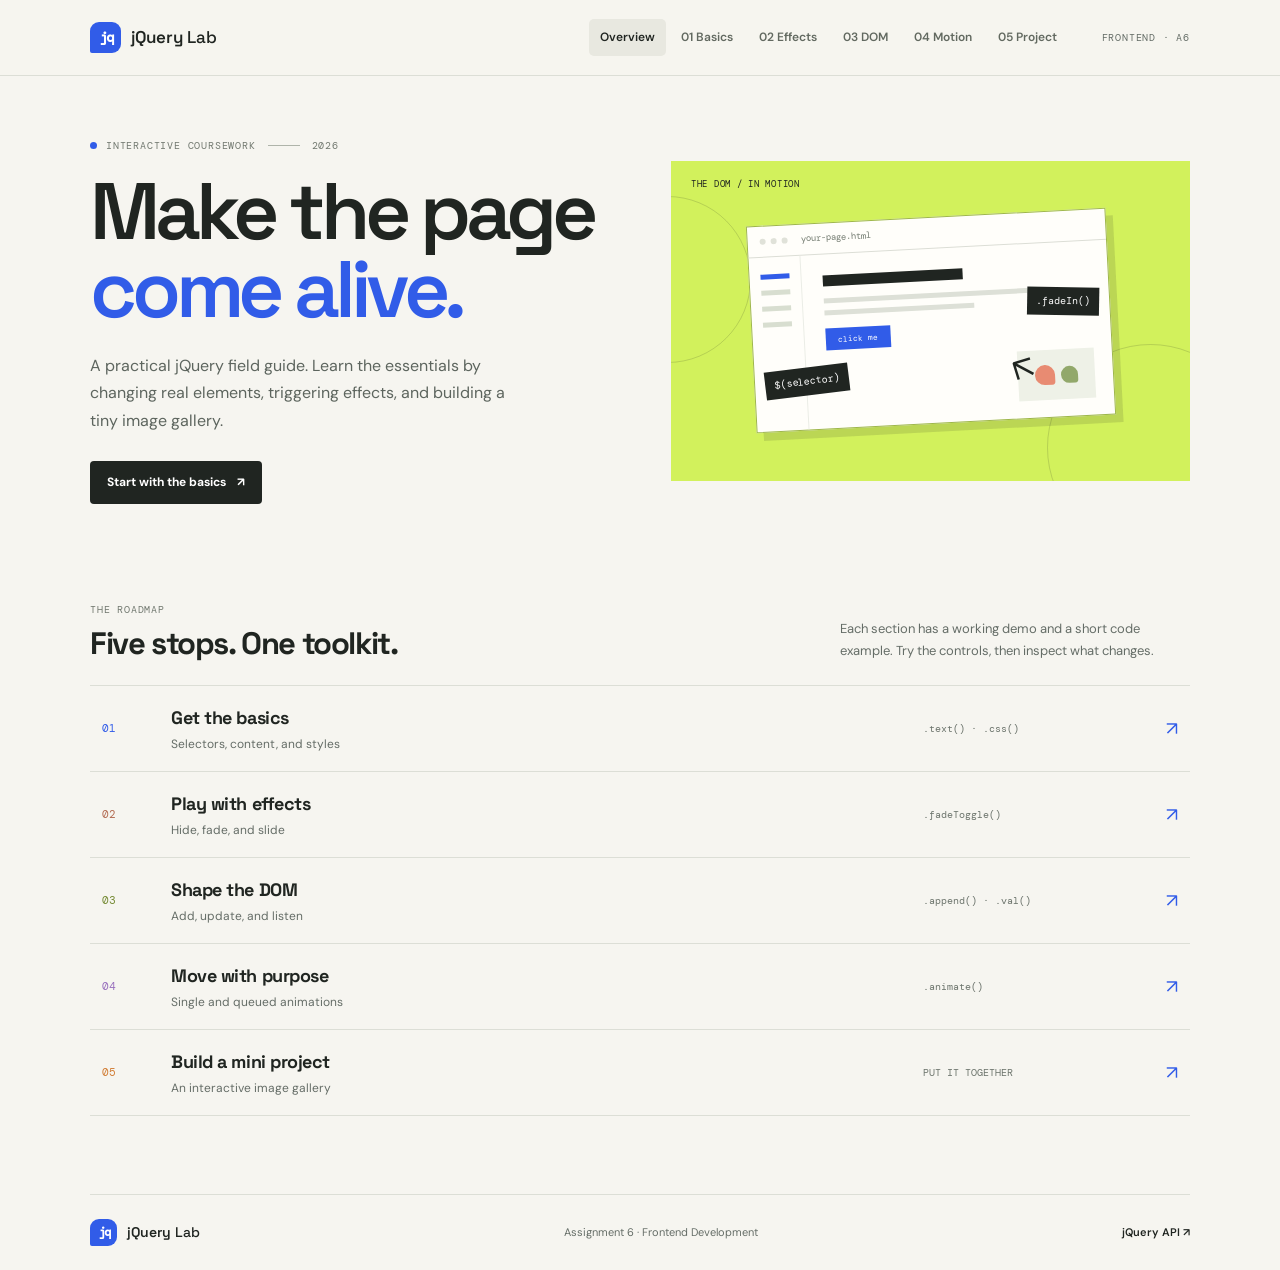
<file: index.html>
<!doctype html>
<html lang="en">
<head>
  <meta charset="utf-8">
  <meta name="viewport" content="width=device-width, initial-scale=1">
  <meta name="theme-color" content="#f6f5f0">
  <meta name="description" content="A hands-on jQuery lab covering selectors, effects, DOM manipulation, animation, and an image gallery project.">
  <title>jQuery Lab — Assignment 6</title>
  <link rel="preconnect" href="https://fonts.googleapis.com">
  <link rel="preconnect" href="https://fonts.gstatic.com" crossorigin>
  <link rel="icon" href="assets/favicon.svg" type="image/svg+xml">
  <link href="https://fonts.googleapis.com/css2?family=DM+Mono:wght@400;500&family=DM+Sans:wght@400;500;600;700&family=Space+Grotesk:wght@500;600;700&display=swap" rel="stylesheet">
  <link rel="stylesheet" href="assets/styles.css">
  <script defer src="https://code.jquery.com/jquery-3.7.1.min.js"></script>
  <script defer src="assets/app.js"></script>
</head>
<body data-page="home">
  <header class="site-header">
    <a class="brand" href="index.html" aria-label="jQuery Lab home"><span class="brand-mark">jq</span><span>jQuery <b>Lab</b></span></a>
    <button class="menu-toggle" type="button" aria-expanded="false" aria-controls="primary-nav">Menu</button>
    <nav class="primary-nav" id="primary-nav" aria-label="Main navigation">
      <a class="active" href="index.html">Overview</a><a href="basics.html">01 Basics</a><a href="effects.html">02 Effects</a><a href="dom.html">03 DOM</a><a href="animations.html">04 Motion</a><a href="project.html">05 Project</a>
    </nav>
    <span class="header-note">FRONTEND · A6</span>
  </header>
  <main>
    <section class="hero wrap">
      <div class="hero-copy"><p class="eyebrow"><span class="eyebrow-dot"></span> INTERACTIVE COURSEWORK <span class="eyebrow-line"></span> 2026</p><h1>Make the page<br><em>come alive.</em></h1><p class="hero-lede">A practical jQuery field guide. Learn the essentials by changing real elements, triggering effects, and building a tiny image gallery.</p><a class="button button-dark" href="basics.html">Start with the basics <span aria-hidden="true">↗</span></a></div>
      <div class="hero-art" aria-label="Illustration of a webpage with an interactive cursor" role="img"><div class="art-label">THE DOM / IN MOTION</div><div class="browser-card"><div class="browser-top"><i></i><i></i><i></i><span>your-page.html</span></div><div class="browser-body"><div class="art-sidebar"><b></b><b></b><b></b><b></b></div><div class="art-content"><div class="art-heading"></div><div class="art-line"></div><div class="art-line short"></div><div class="art-button">click me</div><div class="art-tile"><span class="tile-shape"></span><span class="tile-shape second"></span></div></div></div><div class="cursor-shape" aria-hidden="true">↖</div><div class="float-tag tag-one">.fadeIn()</div><div class="float-tag tag-two">$(selector)</div></div>
    </section>
    <section class="overview wrap" aria-labelledby="roadmap-heading"><div class="section-heading"><div><p class="eyebrow">THE ROADMAP</p><h2 id="roadmap-heading">Five stops. One toolkit.</h2></div><p>Each section has a working demo and a short code example. Try the controls, then inspect what changes.</p></div>
      <div class="path-list">
        <a class="path-card path-basics" href="basics.html"><span class="path-number">01</span><div class="path-copy"><h3>Get the basics</h3><p>Selectors, content, and styles</p></div><span class="path-method">.text() · .css()</span><span class="path-arrow" aria-hidden="true">↗</span></a>
        <a class="path-card path-effects" href="effects.html"><span class="path-number">02</span><div class="path-copy"><h3>Play with effects</h3><p>Hide, fade, and slide</p></div><span class="path-method">.fadeToggle()</span><span class="path-arrow" aria-hidden="true">↗</span></a>
        <a class="path-card path-dom" href="dom.html"><span class="path-number">03</span><div class="path-copy"><h3>Shape the DOM</h3><p>Add, update, and listen</p></div><span class="path-method">.append() · .val()</span><span class="path-arrow" aria-hidden="true">↗</span></a>
        <a class="path-card path-motion" href="animations.html"><span class="path-number">04</span><div class="path-copy"><h3>Move with purpose</h3><p>Single and queued animations</p></div><span class="path-method">.animate()</span><span class="path-arrow" aria-hidden="true">↗</span></a>
        <a class="path-card path-project" href="project.html"><span class="path-number">05</span><div class="path-copy"><h3>Build a mini project</h3><p>An interactive image gallery</p></div><span class="path-method">PUT IT TOGETHER</span><span class="path-arrow" aria-hidden="true">↗</span></a>
      </div>
    </section>
  </main>
  <footer class="site-footer wrap"><a class="brand" href="index.html"><span class="brand-mark">jq</span><span>jQuery <b>Lab</b></span></a><span>Assignment 6 · Frontend Development</span><a href="https://api.jquery.com/" target="_blank" rel="noreferrer">jQuery API ↗</a></footer>
</body>
</html>
</file>
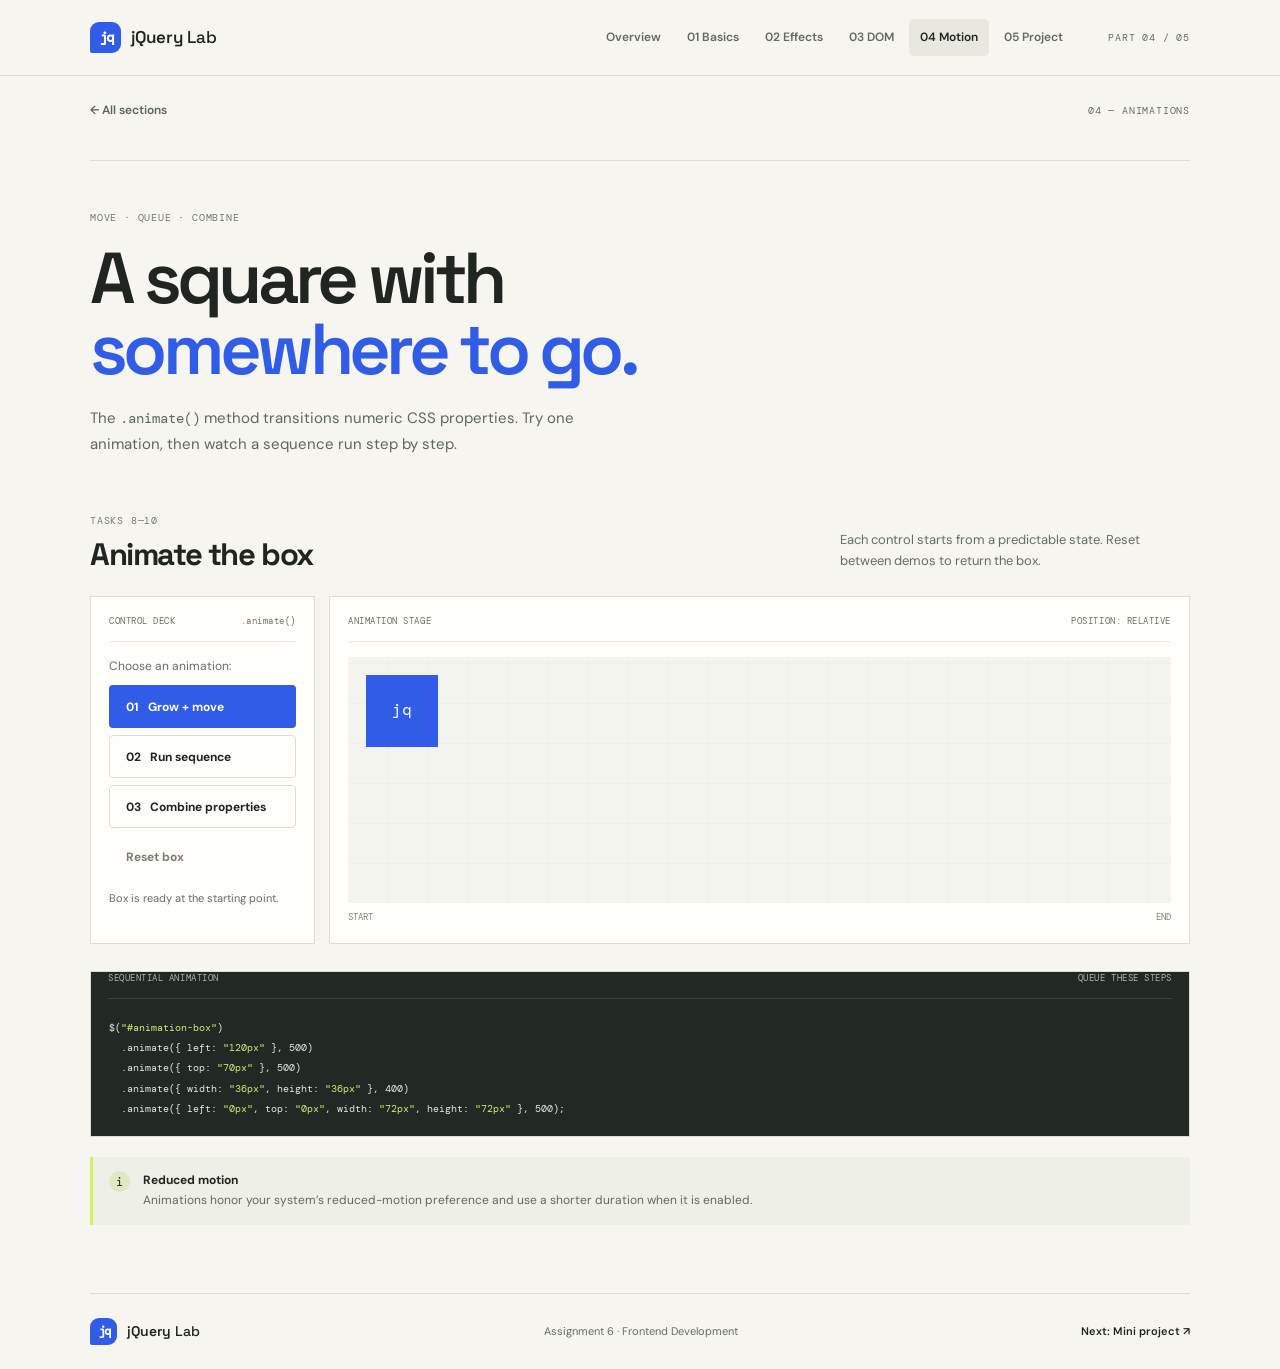
<file: animations.html>
<!doctype html>
<html lang="en"><head><meta charset="utf-8"><meta name="viewport" content="width=device-width, initial-scale=1"><title>Animations — jQuery Lab</title><link rel="icon" href="assets/favicon.svg" type="image/svg+xml"><link rel="preconnect" href="https://fonts.googleapis.com"><link rel="preconnect" href="https://fonts.gstatic.com" crossorigin><link href="https://fonts.googleapis.com/css2?family=DM+Mono:wght@400;500&family=DM+Sans:wght@400;500;600;700&family=Space+Grotesk:wght@500;600;700&display=swap" rel="stylesheet"><link rel="stylesheet" href="assets/styles.css"><script defer src="https://code.jquery.com/jquery-3.7.1.min.js"></script><script defer src="assets/app.js"></script></head>
<body data-page="animations"><header class="site-header"><a class="brand" href="index.html"><span class="brand-mark">jq</span><span>jQuery <b>Lab</b></span></a><button class="menu-toggle" type="button" aria-expanded="false" aria-controls="primary-nav">Menu</button><nav class="primary-nav" id="primary-nav" aria-label="Main navigation"><a href="index.html">Overview</a><a href="basics.html">01 Basics</a><a href="effects.html">02 Effects</a><a href="dom.html">03 DOM</a><a class="active" href="animations.html">04 Motion</a><a href="project.html">05 Project</a></nav><span class="header-note">PART 04 / 05</span></header>
<main class="wrap lesson"><div class="lesson-top"><a class="back-link" href="index.html">← All sections</a><span class="lesson-index">04 — ANIMATIONS</span></div><div class="lesson-intro"><p class="eyebrow">MOVE · QUEUE · COMBINE</p><h1>A square with<br><em>somewhere to go.</em></h1><p>The <code>.animate()</code> method transitions numeric CSS properties. Try one animation, then watch a sequence run step by step.</p></div>
<section class="lesson-section"><div class="section-heading"><div><p class="eyebrow">TASKS 8—10</p><h2>Animate the box</h2></div><p>Each control starts from a predictable state. Reset between demos to return the box.</p></div><div class="animation-layout"><div class="demo-panel animation-controls"><div class="panel-top"><span>CONTROL DECK</span><span>.animate()</span></div><p>Choose an animation:</p><div class="control-stack"><button class="button button-blue" id="basic-animation">01 &nbsp; Grow + move</button><button class="button button-light" id="sequence-animation">02 &nbsp; Run sequence</button><button class="button button-light" id="combined-animation">03 &nbsp; Combine properties</button><button class="button button-reset" id="reset-animation">Reset box</button></div><p class="demo-feedback" id="animation-feedback" aria-live="polite">Box is ready at the starting point.</p></div><div class="demo-panel animation-canvas"><div class="panel-top"><span>ANIMATION STAGE</span><span>POSITION: RELATIVE</span></div><div class="animation-track" id="animation-track"><div class="animation-box" id="animation-box" aria-label="Animated square">jq</div></div><div class="stage-caption"><span>START</span><span>END</span></div></div></div></section>
<div class="code-panel code-full"><div class="panel-top"><span>SEQUENTIAL ANIMATION</span><span>QUEUE THESE STEPS</span></div><pre><code>$(<span class="code-string">"#animation-box"</span>)
  .animate({ left: <span class="code-string">"120px"</span> }, 500)
  .animate({ top: <span class="code-string">"70px"</span> }, 500)
  .animate({ width: <span class="code-string">"36px"</span>, height: <span class="code-string">"36px"</span> }, 400)
  .animate({ left: <span class="code-string">"0px"</span>, top: <span class="code-string">"0px"</span>, width: <span class="code-string">"72px"</span>, height: <span class="code-string">"72px"</span> }, 500);</code></pre></div><aside class="note-box"><span class="note-mark">i</span><p><strong>Reduced motion</strong><br>Animations honor your system’s reduced-motion preference and use a shorter duration when it is enabled.</p></aside></main>
<footer class="site-footer wrap"><a class="brand" href="index.html"><span class="brand-mark">jq</span><span>jQuery <b>Lab</b></span></a><span>Assignment 6 · Frontend Development</span><a class="footer-next" href="project.html">Next: Mini project ↗</a></footer></body></html>
</file>
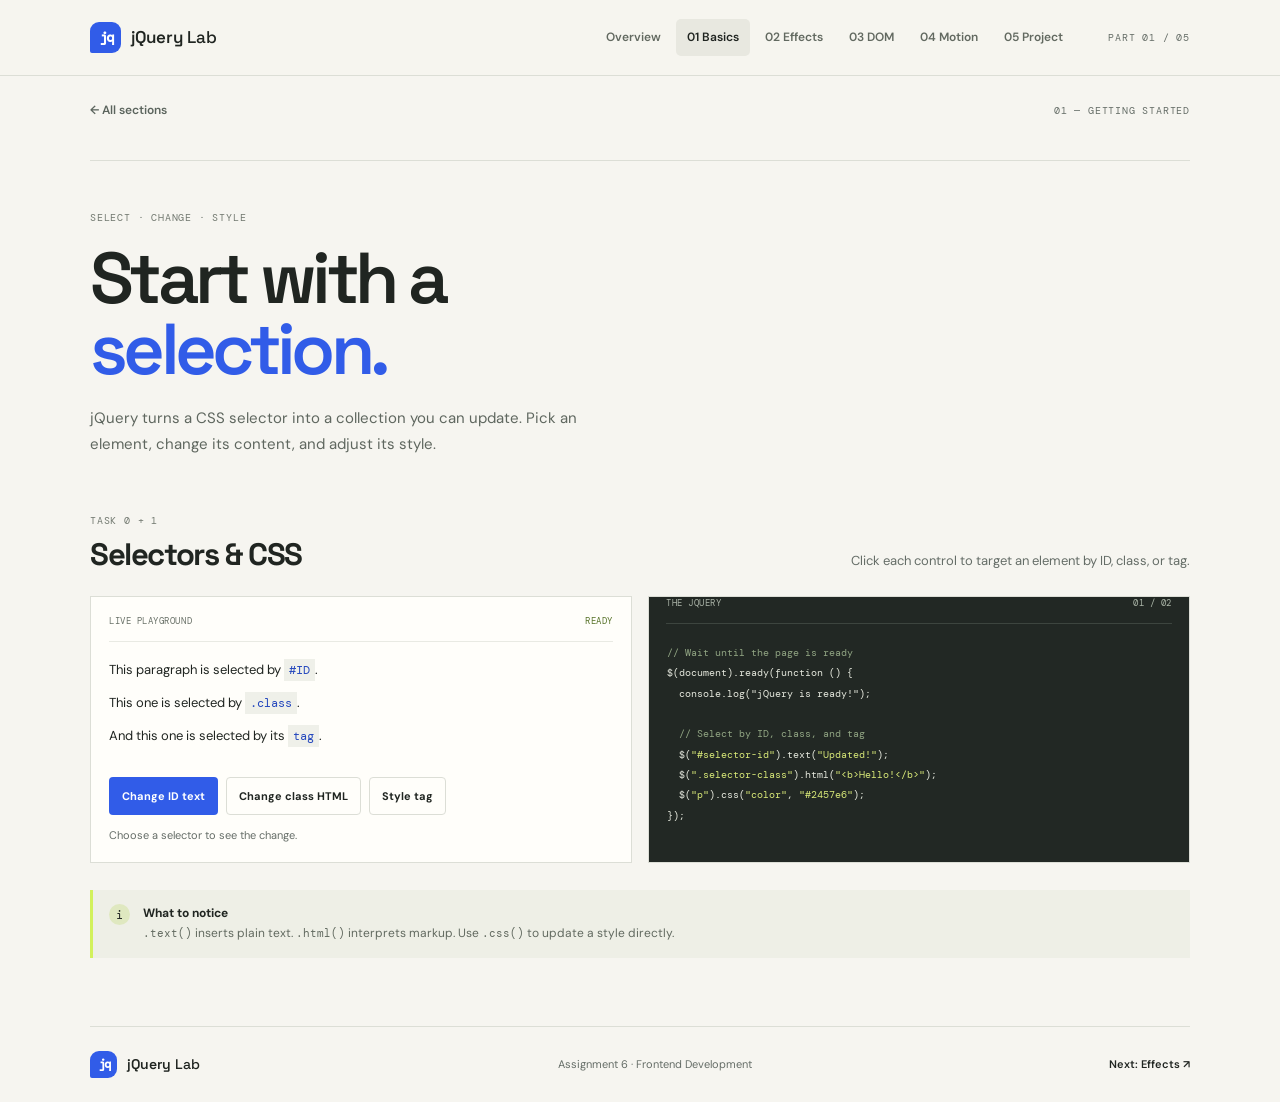
<file: basics.html>
<!doctype html>
<html lang="en"><head><meta charset="utf-8"><meta name="viewport" content="width=device-width, initial-scale=1"><title>Basics — jQuery Lab</title><link rel="icon" href="assets/favicon.svg" type="image/svg+xml"><link rel="preconnect" href="https://fonts.googleapis.com"><link rel="preconnect" href="https://fonts.gstatic.com" crossorigin><link href="https://fonts.googleapis.com/css2?family=DM+Mono:wght@400;500&family=DM+Sans:wght@400;500;600;700&family=Space+Grotesk:wght@500;600;700&display=swap" rel="stylesheet"><link rel="stylesheet" href="assets/styles.css"><script defer src="https://code.jquery.com/jquery-3.7.1.min.js"></script><script defer src="assets/app.js"></script></head>
<body data-page="basics"><header class="site-header"><a class="brand" href="index.html"><span class="brand-mark">jq</span><span>jQuery <b>Lab</b></span></a><button class="menu-toggle" type="button" aria-expanded="false" aria-controls="primary-nav">Menu</button><nav class="primary-nav" id="primary-nav" aria-label="Main navigation"><a href="index.html">Overview</a><a class="active" href="basics.html">01 Basics</a><a href="effects.html">02 Effects</a><a href="dom.html">03 DOM</a><a href="animations.html">04 Motion</a><a href="project.html">05 Project</a></nav><span class="header-note">PART 01 / 05</span></header>
<main class="wrap lesson"><div class="lesson-top"><a class="back-link" href="index.html">← All sections</a><span class="lesson-index">01 — GETTING STARTED</span></div><div class="lesson-intro"><p class="eyebrow">SELECT · CHANGE · STYLE</p><h1>Start with a<br><em>selection.</em></h1><p>jQuery turns a CSS selector into a collection you can update. Pick an element, change its content, and adjust its style.</p></div>
<section class="lesson-section"><div class="section-heading"><div><p class="eyebrow">TASK 0 + 1</p><h2>Selectors &amp; CSS</h2></div><p>Click each control to target an element by ID, class, or tag.</p></div><div class="demo-layout"><div class="demo-panel"><div class="panel-top"><span>LIVE PLAYGROUND</span><span class="live-indicator">READY</span></div><div class="selector-demo"><p id="selector-id" class="demo-target">This paragraph is selected by <code>#ID</code>.</p><p class="selector-class demo-target">This one is selected by <code>.class</code>.</p><p class="selector-tag demo-target">And this one is selected by its <code>tag</code>.</p></div><div class="button-row"><button class="button button-blue" id="change-id">Change ID text</button><button class="button button-light" id="change-class">Change class HTML</button><button class="button button-light" id="change-tag">Style tag</button></div><p class="demo-feedback" id="basics-feedback" aria-live="polite">Choose a selector to see the change.</p></div><div class="code-panel"><div class="panel-top"><span>THE JQUERY</span><span>01 / 02</span></div><pre><code><span class="code-comment">// Wait until the page is ready</span>
$(document).ready(function () {
  console.log("jQuery is ready!");

  <span class="code-comment">// Select by ID, class, and tag</span>
  $(<span class="code-string">"#selector-id"</span>).text(<span class="code-string">"Updated!"</span>);
  $(<span class="code-string">".selector-class"</span>).html(<span class="code-string">"&lt;b&gt;Hello!&lt;/b&gt;"</span>);
  $(<span class="code-string">"p"</span>).css(<span class="code-string">"color"</span>, <span class="code-string">"#2457e6"</span>);
});</code></pre></div></div></section>
<aside class="note-box"><span class="note-mark">i</span><p><strong>What to notice</strong><br><code>.text()</code> inserts plain text. <code>.html()</code> interprets markup. Use <code>.css()</code> to update a style directly.</p></aside></main>
<footer class="site-footer wrap"><a class="brand" href="index.html"><span class="brand-mark">jq</span><span>jQuery <b>Lab</b></span></a><span>Assignment 6 · Frontend Development</span><a class="footer-next" href="effects.html">Next: Effects ↗</a></footer></body></html>
</file>
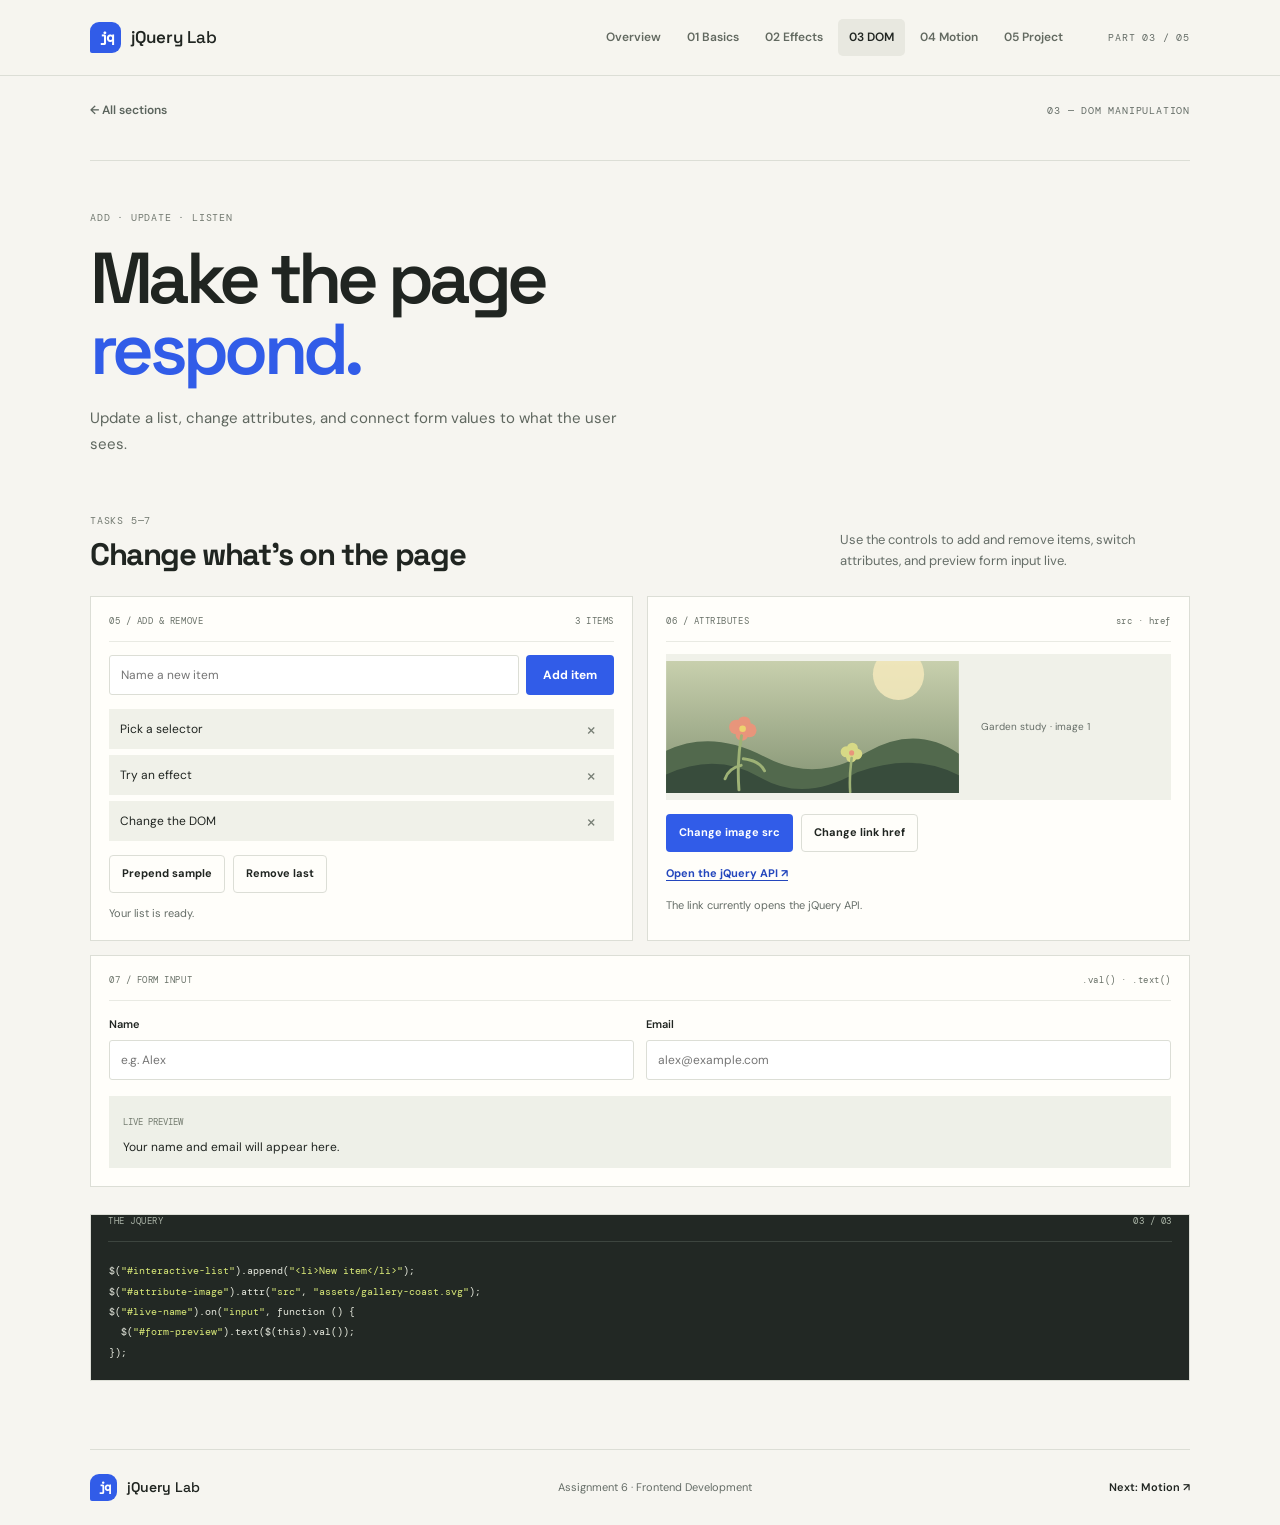
<file: dom.html>
<!doctype html>
<html lang="en"><head><meta charset="utf-8"><meta name="viewport" content="width=device-width, initial-scale=1"><title>DOM Manipulation — jQuery Lab</title><link rel="icon" href="assets/favicon.svg" type="image/svg+xml"><link rel="preconnect" href="https://fonts.googleapis.com"><link rel="preconnect" href="https://fonts.gstatic.com" crossorigin><link href="https://fonts.googleapis.com/css2?family=DM+Mono:wght@400;500&family=DM+Sans:wght@400;500;600;700&family=Space+Grotesk:wght@500;600;700&display=swap" rel="stylesheet"><link rel="stylesheet" href="assets/styles.css"><script defer src="https://code.jquery.com/jquery-3.7.1.min.js"></script><script defer src="assets/app.js"></script></head>
<body data-page="dom"><header class="site-header"><a class="brand" href="index.html"><span class="brand-mark">jq</span><span>jQuery <b>Lab</b></span></a><button class="menu-toggle" type="button" aria-expanded="false" aria-controls="primary-nav">Menu</button><nav class="primary-nav" id="primary-nav" aria-label="Main navigation"><a href="index.html">Overview</a><a href="basics.html">01 Basics</a><a href="effects.html">02 Effects</a><a class="active" href="dom.html">03 DOM</a><a href="animations.html">04 Motion</a><a href="project.html">05 Project</a></nav><span class="header-note">PART 03 / 05</span></header>
<main class="wrap lesson"><div class="lesson-top"><a class="back-link" href="index.html">← All sections</a><span class="lesson-index">03 — DOM MANIPULATION</span></div><div class="lesson-intro"><p class="eyebrow">ADD · UPDATE · LISTEN</p><h1>Make the page<br><em>respond.</em></h1><p>Update a list, change attributes, and connect form values to what the user sees.</p></div>
<section class="lesson-section"><div class="section-heading"><div><p class="eyebrow">TASKS 5—7</p><h2>Change what’s on the page</h2></div><p>Use the controls to add and remove items, switch attributes, and preview form input live.</p></div><div class="dom-grid"><article class="demo-panel"><div class="panel-top"><span>05 / ADD &amp; REMOVE</span><span id="item-count">3 ITEMS</span></div><div class="list-toolbar"><label class="sr-only" for="new-item">New list item</label><input id="new-item" type="text" maxlength="42" placeholder="Name a new item"><button class="button button-blue" id="add-item">Add item</button></div><ol class="interactive-list" id="interactive-list"><li><span>Pick a selector</span><button type="button" aria-label="Remove Pick a selector">×</button></li><li><span>Try an effect</span><button type="button" aria-label="Remove Try an effect">×</button></li><li><span>Change the DOM</span><button type="button" aria-label="Remove Change the DOM">×</button></li></ol><div class="button-row"><button class="button button-light" id="prepend-item">Prepend sample</button><button class="button button-light" id="remove-item">Remove last</button></div><p class="demo-feedback" id="list-feedback" aria-live="polite">Your list is ready.</p></article>
<article class="demo-panel"><div class="panel-top"><span>06 / ATTRIBUTES</span><span>src · href</span></div><figure class="attribute-preview"><img id="attribute-image" src="assets/gallery-garden.svg" alt="Stylized flower in a garden" width="220" height="130"><figcaption id="image-caption">Garden study · image 1</figcaption></figure><div class="button-row"><button class="button button-blue" id="change-image">Change image src</button><button class="button button-light" id="change-link">Change link href</button></div><a class="demo-external-link" id="dynamic-link" href="https://api.jquery.com/" target="_blank" rel="noreferrer">Open the jQuery API ↗</a><p class="demo-feedback" id="attribute-feedback" aria-live="polite">The link currently opens the jQuery API.</p></article>
<article class="demo-panel form-demo"><div class="panel-top"><span>07 / FORM INPUT</span><span>.val() · .text()</span></div><form id="live-form"><label for="live-name">Name</label><input type="text" id="live-name" autocomplete="name" placeholder="e.g. Alex" maxlength="60"><label for="live-email">Email</label><input type="email" id="live-email" autocomplete="email" placeholder="alex@example.com" maxlength="120"></form><div class="live-output" aria-live="polite"><span>LIVE PREVIEW</span><p id="form-preview">Your name and email will appear here.</p></div></article></div></section>
<div class="code-panel code-full"><div class="panel-top"><span>THE JQUERY</span><span>03 / 03</span></div><pre><code>$(<span class="code-string">"#interactive-list"</span>).append(<span class="code-string">"&lt;li&gt;New item&lt;/li&gt;"</span>);
$(<span class="code-string">"#attribute-image"</span>).attr(<span class="code-string">"src"</span>, <span class="code-string">"assets/gallery-coast.svg"</span>);
$(<span class="code-string">"#live-name"</span>).on(<span class="code-string">"input"</span>, function () {
  $(<span class="code-string">"#form-preview"</span>).text($(this).val());
});</code></pre></div></main>
<footer class="site-footer wrap"><a class="brand" href="index.html"><span class="brand-mark">jq</span><span>jQuery <b>Lab</b></span></a><span>Assignment 6 · Frontend Development</span><a class="footer-next" href="animations.html">Next: Motion ↗</a></footer></body></html>
</file>
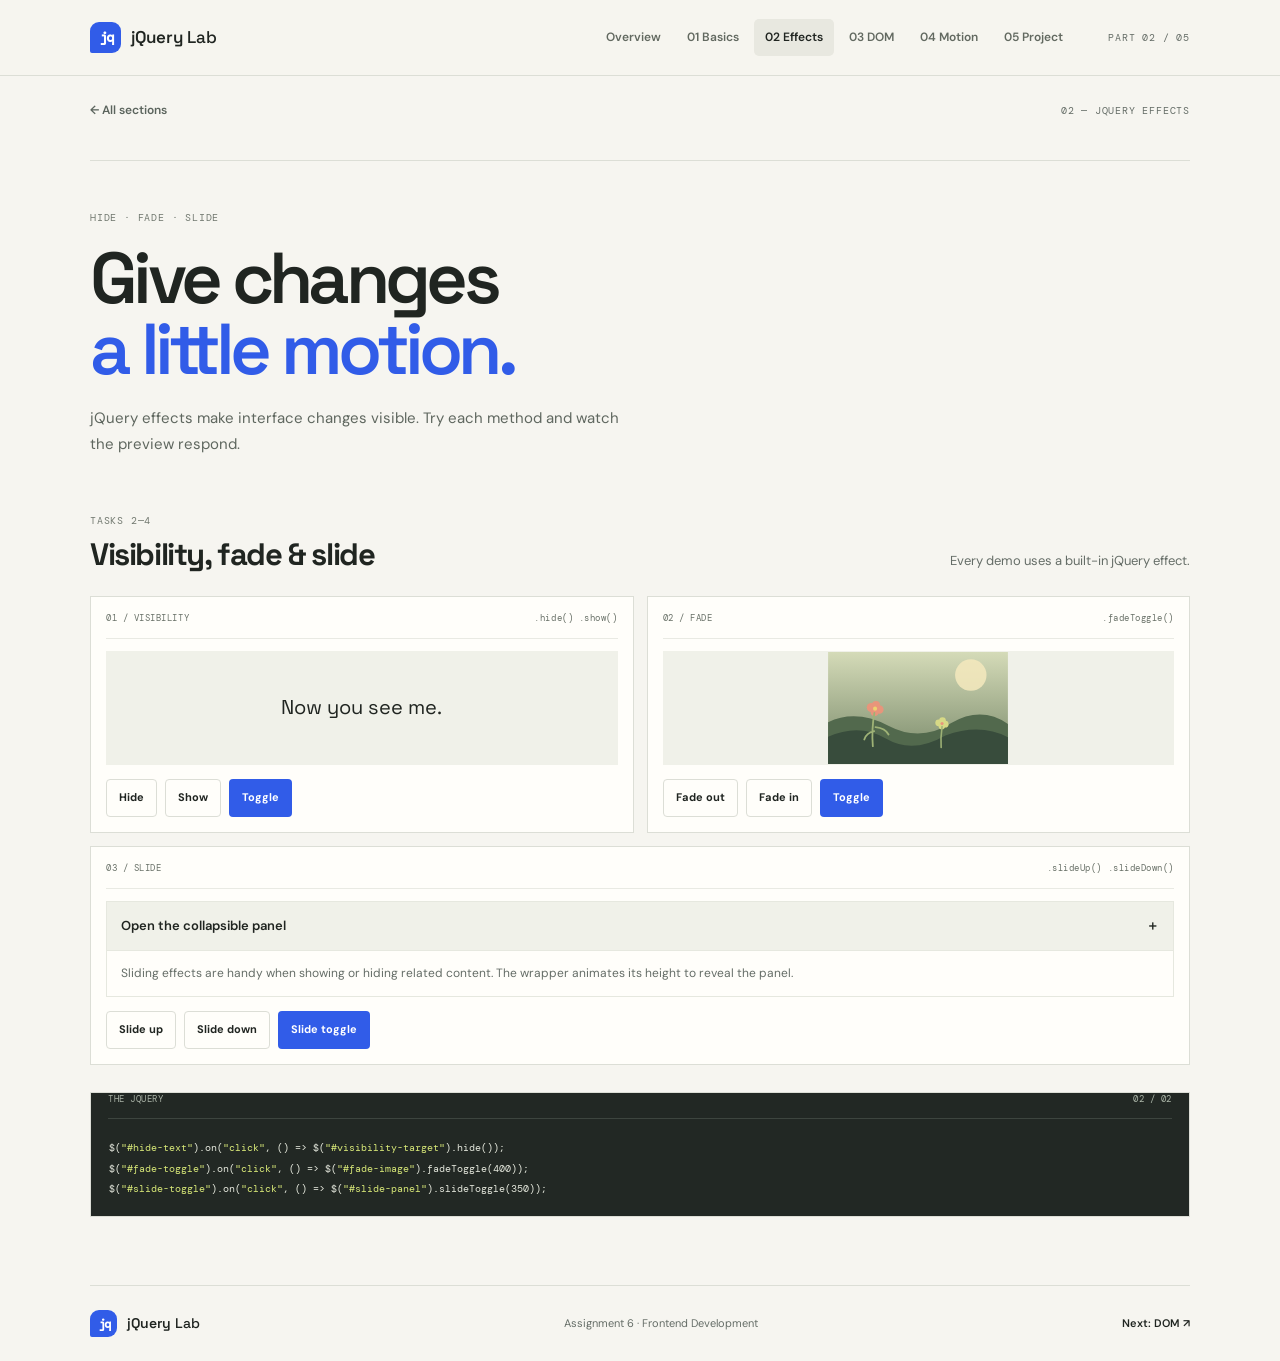
<file: effects.html>
<!doctype html>
<html lang="en"><head><meta charset="utf-8"><meta name="viewport" content="width=device-width, initial-scale=1"><title>Effects — jQuery Lab</title><link rel="icon" href="assets/favicon.svg" type="image/svg+xml"><link rel="preconnect" href="https://fonts.googleapis.com"><link rel="preconnect" href="https://fonts.gstatic.com" crossorigin><link href="https://fonts.googleapis.com/css2?family=DM+Mono:wght@400;500&family=DM+Sans:wght@400;500;600;700&family=Space+Grotesk:wght@500;600;700&display=swap" rel="stylesheet"><link rel="stylesheet" href="assets/styles.css"><script defer src="https://code.jquery.com/jquery-3.7.1.min.js"></script><script defer src="assets/app.js"></script></head>
<body data-page="effects"><header class="site-header"><a class="brand" href="index.html"><span class="brand-mark">jq</span><span>jQuery <b>Lab</b></span></a><button class="menu-toggle" type="button" aria-expanded="false" aria-controls="primary-nav">Menu</button><nav class="primary-nav" id="primary-nav" aria-label="Main navigation"><a href="index.html">Overview</a><a href="basics.html">01 Basics</a><a class="active" href="effects.html">02 Effects</a><a href="dom.html">03 DOM</a><a href="animations.html">04 Motion</a><a href="project.html">05 Project</a></nav><span class="header-note">PART 02 / 05</span></header>
<main class="wrap lesson"><div class="lesson-top"><a class="back-link" href="index.html">← All sections</a><span class="lesson-index">02 — JQUERY EFFECTS</span></div><div class="lesson-intro"><p class="eyebrow">HIDE · FADE · SLIDE</p><h1>Give changes<br><em>a little motion.</em></h1><p>jQuery effects make interface changes visible. Try each method and watch the preview respond.</p></div>
<section class="lesson-section"><div class="section-heading"><div><p class="eyebrow">TASKS 2—4</p><h2>Visibility, fade &amp; slide</h2></div><p>Every demo uses a built-in jQuery effect.</p></div><div class="effect-grid">
<article class="effect-card"><div class="panel-top"><span>01 / VISIBILITY</span><span>.hide() .show()</span></div><div class="effect-stage"><p id="visibility-target">Now you see me.</p></div><div class="button-row"><button class="button button-light" id="hide-text">Hide</button><button class="button button-light" id="show-text">Show</button><button class="button button-blue" id="toggle-text">Toggle</button></div></article>
<article class="effect-card"><div class="panel-top"><span>02 / FADE</span><span>.fadeToggle()</span></div><div class="effect-stage fade-stage"><img class="demo-image" id="fade-image" src="assets/gallery-garden.svg" alt="Stylized flower in a garden" width="180" height="130"></div><div class="button-row"><button class="button button-light" id="fade-out">Fade out</button><button class="button button-light" id="fade-in">Fade in</button><button class="button button-blue" id="fade-toggle">Toggle</button></div></article>
<article class="effect-card effect-wide"><div class="panel-top"><span>03 / SLIDE</span><span>.slideUp() .slideDown()</span></div><button class="slide-trigger" id="slide-toggle" aria-expanded="true" aria-controls="slide-panel"><span>Open the collapsible panel</span><span aria-hidden="true">＋</span></button><div class="slide-panel" id="slide-panel"><p>Sliding effects are handy when showing or hiding related content. The wrapper animates its height to reveal the panel.</p></div><div class="button-row"><button class="button button-light" id="slide-up">Slide up</button><button class="button button-light" id="slide-down">Slide down</button><button class="button button-blue" id="slide-toggle-button">Slide toggle</button></div></article></div></section>
<div class="code-panel code-full"><div class="panel-top"><span>THE JQUERY</span><span>02 / 02</span></div><pre><code>$(<span class="code-string">"#hide-text"</span>).on(<span class="code-string">"click"</span>, () =&gt; $(<span class="code-string">"#visibility-target"</span>).hide());
$(<span class="code-string">"#fade-toggle"</span>).on(<span class="code-string">"click"</span>, () =&gt; $(<span class="code-string">"#fade-image"</span>).fadeToggle(400));
$(<span class="code-string">"#slide-toggle"</span>).on(<span class="code-string">"click"</span>, () =&gt; $(<span class="code-string">"#slide-panel"</span>).slideToggle(350));</code></pre></div></main>
<footer class="site-footer wrap"><a class="brand" href="index.html"><span class="brand-mark">jq</span><span>jQuery <b>Lab</b></span></a><span>Assignment 6 · Frontend Development</span><a class="footer-next" href="dom.html">Next: DOM ↗</a></footer></body></html>
</file>
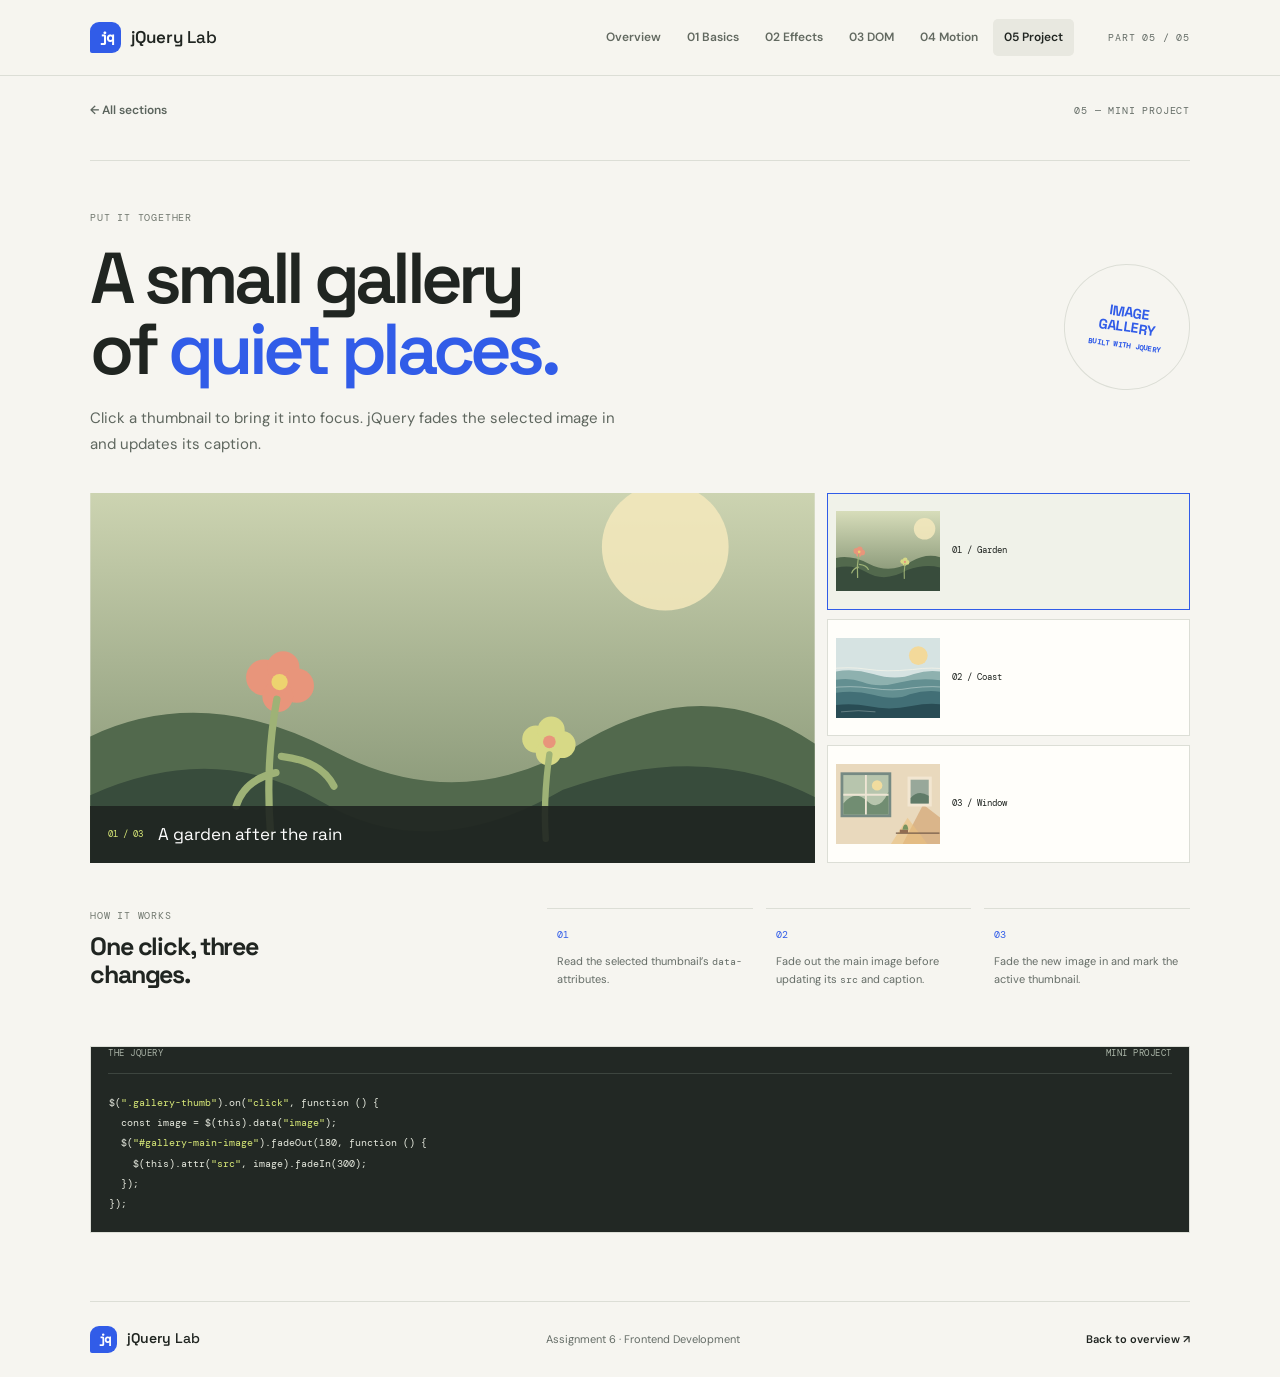
<file: project.html>
<!doctype html>
<html lang="en"><head><meta charset="utf-8"><meta name="viewport" content="width=device-width, initial-scale=1"><title>Image Gallery — jQuery Lab</title><link rel="icon" href="assets/favicon.svg" type="image/svg+xml"><link rel="preconnect" href="https://fonts.googleapis.com"><link rel="preconnect" href="https://fonts.gstatic.com" crossorigin><link href="https://fonts.googleapis.com/css2?family=DM+Mono:wght@400;500&family=DM+Sans:wght@400;500;600;700&family=Space+Grotesk:wght@500;600;700&display=swap" rel="stylesheet"><link rel="stylesheet" href="assets/styles.css"><script defer src="https://code.jquery.com/jquery-3.7.1.min.js"></script><script defer src="assets/app.js"></script></head>
<body data-page="project"><header class="site-header"><a class="brand" href="index.html"><span class="brand-mark">jq</span><span>jQuery <b>Lab</b></span></a><button class="menu-toggle" type="button" aria-expanded="false" aria-controls="primary-nav">Menu</button><nav class="primary-nav" id="primary-nav" aria-label="Main navigation"><a href="index.html">Overview</a><a href="basics.html">01 Basics</a><a href="effects.html">02 Effects</a><a href="dom.html">03 DOM</a><a href="animations.html">04 Motion</a><a class="active" href="project.html">05 Project</a></nav><span class="header-note">PART 05 / 05</span></header>
<main class="wrap lesson project-page"><div class="lesson-top"><a class="back-link" href="index.html">← All sections</a><span class="lesson-index">05 — MINI PROJECT</span></div><div class="project-heading"><div class="lesson-intro"><p class="eyebrow">PUT IT TOGETHER</p><h1>A small gallery<br>of <em>quiet places.</em></h1><p>Click a thumbnail to bring it into focus. jQuery fades the selected image in and updates its caption.</p></div><span class="project-stamp">IMAGE<br>GALLERY<br><span>BUILT WITH JQUERY</span></span></div>
<section class="gallery-wrap" aria-label="Image gallery"><div class="gallery-main"><img id="gallery-main-image" src="assets/gallery-garden.svg" alt="Flower garden at dusk"><div class="gallery-caption"><span id="gallery-count">01 / 03</span><p id="gallery-caption-text">A garden after the rain</p></div></div><div class="gallery-thumbnails" role="group" aria-label="Choose an image"><button class="gallery-thumb active" data-image="assets/gallery-garden.svg" data-alt="Flower garden at dusk" data-caption="A garden after the rain" aria-pressed="true"><img src="assets/gallery-garden.svg" alt=""><span>01 / Garden</span></button><button class="gallery-thumb" data-image="assets/gallery-coast.svg" data-alt="Quiet shoreline beneath a wide sky" data-caption="The edge of the water" aria-pressed="false"><img src="assets/gallery-coast.svg" alt=""><span>02 / Coast</span></button><button class="gallery-thumb" data-image="assets/gallery-window.svg" data-alt="Sunlight falling across a quiet room" data-caption="Afternoon light" aria-pressed="false"><img src="assets/gallery-window.svg" alt=""><span>03 / Window</span></button></div></section>
<section class="project-notes"><div><p class="eyebrow">HOW IT WORKS</p><h2>One click, three changes.</h2></div><ol><li><span>01</span><p>Read the selected thumbnail’s <code>data-</code> attributes.</p></li><li><span>02</span><p>Fade out the main image before updating its <code>src</code> and caption.</p></li><li><span>03</span><p>Fade the new image in and mark the active thumbnail.</p></li></ol></section>
<div class="code-panel code-full"><div class="panel-top"><span>THE JQUERY</span><span>MINI PROJECT</span></div><pre><code>$(<span class="code-string">".gallery-thumb"</span>).on(<span class="code-string">"click"</span>, function () {
  const image = $(this).data(<span class="code-string">"image"</span>);
  $(<span class="code-string">"#gallery-main-image"</span>).fadeOut(180, function () {
    $(this).attr(<span class="code-string">"src"</span>, image).fadeIn(300);
  });
});</code></pre></div></main>
<footer class="site-footer wrap"><a class="brand" href="index.html"><span class="brand-mark">jq</span><span>jQuery <b>Lab</b></span></a><span>Assignment 6 · Frontend Development</span><a class="footer-next" href="index.html">Back to overview ↗</a></footer></body></html>
</file>
<file: assets/styles.css>
:root{--ink:#202521;--muted:#656d67;--paper:#f6f5f0;--card:#fffefa;--line:#dcded6;--blue:#315ce8;--blue-dark:#2447bd;--lime:#d2f15c;--coral:#e88b72;--mono:"DM Mono",monospace;--sans:"DM Sans",sans-serif;--display:"Space Grotesk",sans-serif}*{box-sizing:border-box}html{scroll-behavior:smooth}body{margin:0;background:var(--paper);color:var(--ink);font-family:var(--sans);font-size:16px;line-height:1.55}a{color:inherit;text-decoration:none}button,input{font:inherit}button{cursor:pointer}.wrap{width:min(1100px,calc(100% - 48px));margin-inline:auto}.site-header{min-height:76px;display:flex;align-items:center;padding:0 max(24px,calc((100vw - 1100px)/2));gap:34px;border-bottom:1px solid var(--line);background:rgba(246,245,240,.96)}.brand{display:inline-flex;align-items:center;gap:10px;white-space:nowrap;font-family:var(--display);font-size:17px;font-weight:600}.brand b{font-weight:500}.brand-mark{display:grid;place-items:center;width:31px;height:31px;border-radius:9px 9px 9px 2px;background:var(--blue);color:white;font-family:var(--mono);font-size:14px;letter-spacing:-2px}.primary-nav{display:flex;align-items:center;gap:4px;margin-left:auto}.primary-nav a{padding:9px 11px;border-radius:5px;color:#626960;font-size:12px;font-weight:600;white-space:nowrap;transition:background .18s,color .18s}.primary-nav a:hover,.primary-nav a.active{background:#e8e8e0;color:var(--ink)}.header-note,.lesson-index{font-family:var(--mono);font-size:10px;letter-spacing:.08em;color:var(--muted);white-space:nowrap}.menu-toggle{display:none}.hero{min-height:498px;display:grid;grid-template-columns:1fr 1fr;align-items:center;gap:62px;padding-block:62px 72px}.eyebrow{display:flex;align-items:center;gap:9px;margin:0 0 18px;color:#727970;font-family:var(--mono);font-size:10px;letter-spacing:.08em}.eyebrow-dot{width:7px;height:7px;background:var(--blue);border-radius:50%}.eyebrow-line{width:32px;height:1px;background:#afb4aa;margin-inline:3px}.hero h1,.lesson-intro h1{margin:0;font-family:var(--display);font-size:clamp(54px,7vw,80px);line-height:.98;letter-spacing:-.065em;font-weight:600}.hero h1 em,.lesson-intro h1 em{font-style:normal;color:var(--blue)}.hero-lede{max-width:420px;margin:24px 0 27px;color:#5d655e;font-size:16px;line-height:1.7}.button{display:inline-flex;min-height:43px;align-items:center;justify-content:center;gap:11px;padding:0 16px;border:1px solid transparent;border-radius:4px;font-size:12px;font-weight:700;transition:background .16s,color .16s,border-color .16s,transform .16s}.button:hover{transform:translateY(-1px)}.button-dark{background:var(--ink);color:white}.button-dark:hover{background:#383f39}.button-blue{background:var(--blue);color:white}.button-blue:hover{background:var(--blue-dark)}.button-light{border-color:var(--line);background:var(--card);color:var(--ink)}.button-light:hover{border-color:#aab1a7;background:#f5f5ef}.button-reset{border-color:transparent;background:transparent;color:#777e75}.hero-art{position:relative;height:320px;display:grid;place-items:center;background:var(--lime);overflow:hidden}.hero-art:before,.hero-art:after{content:"";position:absolute;width:165px;height:165px;border:1px solid rgba(32,37,33,.16);border-radius:50%}.hero-art:before{left:-87px;top:35px}.hero-art:after{right:-64px;bottom:-70px;width:205px;height:205px}.art-label{position:absolute;top:17px;left:20px;font-family:var(--mono);font-size:9px;letter-spacing:.08em}.browser-card{z-index:1;width:min(82%,360px);height:207px;border:1px solid #9eb74a;background:var(--card);transform:rotate(-3deg);box-shadow:7px 8px 0 rgba(32,37,33,.13)}.browser-top{height:31px;display:flex;align-items:center;gap:5px;padding:0 12px;border-bottom:1px solid var(--line);font-family:var(--mono);font-size:9px;color:#737b70}.browser-top i{width:6px;height:6px;background:#e0e2d9;border-radius:50%}.browser-top span{margin-left:8px}.browser-body{display:flex;height:calc(100% - 31px)}.art-sidebar{width:52px;padding:17px 11px;border-right:1px solid #ebede6}.art-sidebar b{display:block;height:5px;margin-bottom:11px;background:#d8ded0}.art-sidebar b:first-child{background:var(--blue)}.art-content{position:relative;flex:1;padding:21px}.art-heading{width:53%;height:11px;margin-bottom:12px;background:var(--ink)}.art-line{width:78%;height:5px;margin:7px 0;background:#dde0d7}.art-line.short{width:57%}.art-button{width:65px;margin-top:13px;padding:5px 7px;background:var(--blue);color:white;font-family:var(--mono);font-size:8px;text-align:center}.art-tile{position:absolute;right:18px;bottom:17px;width:77px;height:50px;display:flex;align-items:center;justify-content:center;gap:6px;background:#eef1e7}.tile-shape{width:20px;height:20px;border-radius:50% 50% 3px 50%;background:var(--coral)}.tile-shape.second{width:17px;height:17px;background:#92a86b}.cursor-shape{position:absolute;right:22%;bottom:12%;z-index:2;color:#202521;font-size:33px;transform:rotate(-14deg)}.float-tag{position:absolute;z-index:3;padding:6px 9px;background:var(--ink);color:#fff;font-family:var(--mono);font-size:10px}.tag-one{top:76px;right:10px;transform:rotate(4deg)}.tag-two{left:10px;bottom:35px;transform:rotate(-4deg)}.overview{padding:26px 0 78px}.section-heading{display:flex;align-items:end;justify-content:space-between;gap:28px;margin-bottom:24px}.section-heading .eyebrow{margin-bottom:9px}.section-heading h2,.project-notes h2{margin:0;font-family:var(--display);font-size:31px;line-height:1.12;letter-spacing:-.045em}.section-heading>p{max-width:350px;margin:0;color:var(--muted);font-size:13px;line-height:1.65}.path-list{border-top:1px solid var(--line)}.path-card{display:grid;grid-template-columns:54px 1fr 210px 30px;align-items:center;gap:15px;min-height:86px;padding:14px 12px;border-bottom:1px solid var(--line);transition:background .18s,padding .18s}.path-card:hover{padding-inline:20px;background:#edeee6}.path-number{font-family:var(--mono);font-size:11px;color:var(--blue)}.path-copy h3{margin:0 0 3px;font-family:var(--display);font-size:18px;letter-spacing:-.025em}.path-copy p{margin:0;color:var(--muted);font-size:12px}.path-method{font-family:var(--mono);font-size:10px;color:#6c746c}.path-arrow{justify-self:end;font-size:19px;color:var(--blue)}.path-effects .path-number{color:#b36c53}.path-dom .path-number{color:#768b35}.path-motion .path-number{color:#986fbd}.path-project .path-number{color:#d17d35}.site-footer{display:flex;align-items:center;justify-content:space-between;gap:18px;padding-block:24px;border-top:1px solid var(--line);font-size:11px;color:var(--muted)}.site-footer .brand{color:var(--ink);font-size:14px}.site-footer .brand-mark{width:27px;height:27px;font-size:12px}.site-footer>a:last-child{color:var(--ink);font-weight:600}.lesson{padding-top:25px;padding-bottom:68px}.lesson-top{display:flex;align-items:center;justify-content:space-between;padding-bottom:40px;border-bottom:1px solid var(--line)}.back-link{font-size:12px;font-weight:600;color:#5b645d}.back-link:hover{color:var(--blue)}.lesson-intro{max-width:640px;padding:49px 0 55px}.lesson-intro h1{font-size:clamp(52px,7vw,72px)}.lesson-intro>p:last-child{max-width:535px;margin:21px 0 0;color:#5f675f;font-size:15px;line-height:1.75}.lesson-section{margin-bottom:27px}.demo-layout{display:grid;grid-template-columns:1fr 1fr;gap:16px}.demo-panel,.code-panel,.effect-card{border:1px solid var(--line);background:var(--card)}.demo-panel{padding:18px}.panel-top{display:flex;align-items:center;justify-content:space-between;gap:10px;padding-bottom:12px;border-bottom:1px solid #e9eae3;color:#697168;font-family:var(--mono);font-size:9px;letter-spacing:.06em}.live-indicator{color:#58732a}.selector-demo{padding:18px 0 4px}.demo-target{margin:0 0 13px;font-size:13px}.demo-target code,code{font-family:var(--mono);font-size:.9em}.demo-target code{padding:3px 5px;background:#eff0e9;color:var(--blue-dark)}.button-row{display:flex;flex-wrap:wrap;gap:8px;margin-top:14px}.button-row .button{min-height:38px;padding-inline:12px;font-size:11px}.demo-feedback{margin:12px 0 0;color:var(--muted);font-size:11px}.code-panel{overflow:hidden;background:#222824;color:#e5e8dd}.code-panel .panel-top{margin:0 17px;border-color:#3d453f;color:#aab3a7}.code-panel .panel-top span:last-child{color:#acb7a9}.code-panel pre{overflow-x:auto;margin:0;padding:18px;font-family:var(--mono);font-size:11px;line-height:1.85;tab-size:2}.code-comment{color:#91a583}.code-string{color:#d9e978}.note-box{display:flex;gap:13px;align-items:flex-start;margin-top:20px;padding:14px 16px;border-left:3px solid var(--lime);background:#eeefe6}.note-mark{display:grid;place-items:center;flex:0 0 21px;height:21px;border-radius:50%;background:#dfe8c0;font-family:var(--mono);font-size:12px}.note-box p{margin:0;color:#626a60;font-size:12px;line-height:1.65}.note-box strong{color:var(--ink)}.effect-grid{display:grid;grid-template-columns:1fr 1fr;gap:13px}.effect-card{padding:15px}.effect-stage{min-height:114px;display:grid;place-items:center;margin-top:12px;background:#f0f1e9}.effect-stage>p{margin:0;font-family:var(--display);font-size:20px}.fade-stage{overflow:hidden}.demo-image{display:block;max-width:100%;height:112px;object-fit:cover}.effect-wide{grid-column:1/-1}.slide-trigger{width:100%;display:flex;align-items:center;justify-content:space-between;margin-top:12px;padding:14px;border:1px solid #e6e8df;background:#f0f1e9;color:var(--ink);font-size:13px;font-weight:600;text-align:left}.slide-panel{padding:13px 14px;border:1px solid #e6e8df;border-top:0}.slide-panel p{margin:0;color:var(--muted);font-size:12px}.code-full{margin-top:18px}.dom-grid{display:grid;grid-template-columns:1fr 1fr;gap:14px}.dom-grid .demo-panel{min-width:0}.list-toolbar{display:flex;gap:7px;margin-top:13px}.list-toolbar input,.form-demo input{min-width:0;width:100%;height:40px;padding:0 11px;border:1px solid var(--line);border-radius:3px;background:white;color:var(--ink);font-size:12px}.list-toolbar input:focus,.form-demo input:focus{outline:2px solid var(--blue);outline-offset:1px}.list-toolbar .button{flex:none;min-height:40px}.interactive-list{display:grid;gap:6px;padding:0;margin:14px 0;list-style:none}.interactive-list li{display:flex;align-items:center;justify-content:space-between;min-height:37px;padding:5px 8px 5px 11px;background:#f0f1e9;font-size:12px}.interactive-list li button{width:30px;height:30px;border:0;background:transparent;color:#777e75;font-size:19px}.interactive-list li button:hover{color:#ba4e38}.attribute-preview{display:flex;align-items:center;gap:12px;min-height:146px;margin:12px 0;background:#f0f1e9}.attribute-preview img{width:58%;height:132px;object-fit:cover}.attribute-preview figcaption{padding:10px;color:var(--muted);font-size:10px}.demo-external-link{display:inline-block;margin-top:13px;color:var(--blue-dark);font-size:11px;font-weight:700;text-decoration:underline;text-underline-offset:3px}.form-demo{grid-column:1/-1}.form-demo form{display:grid;grid-template-columns:1fr 1fr;gap:7px 12px;margin-top:15px}.form-demo label{font-size:11px;font-weight:600}.form-demo input{grid-row:2}.live-output{margin-top:16px;padding:12px 14px;background:#eef0e8}.live-output span{font-family:var(--mono);font-size:9px;color:#747c70}.live-output p{margin:5px 0 0;font-size:12px}.animation-layout{display:grid;grid-template-columns:225px 1fr;gap:14px}.animation-controls>p:first-of-type{margin:15px 0 10px;color:var(--muted);font-size:12px}.control-stack{display:grid;gap:7px}.control-stack .button{justify-content:flex-start}.animation-canvas{padding:18px}.animation-track{position:relative;height:246px;margin-top:15px;overflow:hidden;background:repeating-linear-gradient(0deg,transparent 0 39px,#eaebe4 40px),repeating-linear-gradient(90deg,transparent 0 39px,#eaebe4 40px),#f4f4ee}.animation-box{position:absolute;top:18px;left:18px;display:grid;place-items:center;width:72px;height:72px;background:var(--blue);color:white;font-family:var(--mono);font-size:16px}.stage-caption{display:flex;justify-content:space-between;margin-top:8px;color:#7d847b;font-family:var(--mono);font-size:9px}.project-heading{display:flex;align-items:center;justify-content:space-between;gap:20px}.project-heading .lesson-intro{padding-bottom:35px}.project-stamp{display:grid;place-content:center;width:126px;height:126px;flex:none;border:1px solid var(--line);border-radius:50%;color:var(--blue);font-family:var(--display);font-size:14px;font-weight:700;line-height:1.05;letter-spacing:-.03em;text-align:center;transform:rotate(8deg)}.project-stamp span{margin-top:7px;font-family:var(--mono);font-size:7px;letter-spacing:.04em}.gallery-wrap{display:grid;grid-template-columns:1.7fr .85fr;gap:12px}.gallery-main{position:relative;min-height:370px;background:#e9eae2}.gallery-main>img{display:block;width:100%;height:370px;object-fit:cover}.gallery-caption{position:absolute;right:0;bottom:0;left:0;display:flex;align-items:center;gap:15px;padding:15px 18px;background:rgba(32,37,33,.9);color:white}.gallery-caption span{font-family:var(--mono);font-size:9px;color:#d9e978}.gallery-caption p{margin:0;font-family:var(--display);font-size:17px}.gallery-thumbnails{display:grid;gap:9px}.gallery-thumb{display:flex;align-items:center;gap:12px;min-height:110px;padding:8px;border:1px solid var(--line);background:var(--card);color:var(--ink);text-align:left;transition:border-color .15s,background .15s}.gallery-thumb:hover,.gallery-thumb.active{border-color:var(--blue);background:#f0f2e9}.gallery-thumb img{width:104px;height:80px;object-fit:cover}.gallery-thumb span{font-family:var(--mono);font-size:9px}.project-notes{display:grid;grid-template-columns:.8fr 1.2fr;gap:28px;padding:45px 0 27px}.project-notes .eyebrow{margin-bottom:9px}.project-notes h2{max-width:260px;font-size:25px}.project-notes ol{display:grid;grid-template-columns:repeat(3,1fr);gap:13px;padding:0;margin:0;list-style:none}.project-notes li{padding:12px 10px;border-top:1px solid var(--line)}.project-notes li span{font-family:var(--mono);font-size:10px;color:var(--blue)}.project-notes li p{margin:8px 0 0;color:var(--muted);font-size:11px;line-height:1.6}.sr-only{position:absolute;width:1px;height:1px;padding:0;margin:-1px;overflow:hidden;clip:rect(0,0,0,0);white-space:nowrap;border:0}:focus-visible{outline:3px solid var(--blue);outline-offset:3px} @media(max-width:900px){.site-header{gap:14px}.header-note{display:none}.primary-nav{gap:0}.primary-nav a{padding-inline:8px;font-size:11px}.hero{gap:35px}.project-notes{grid-template-columns:1fr}.project-notes h2{max-width:none}}@media(max-width:680px){.wrap{width:min(100% - 32px,520px)}.site-header{position:relative;min-height:66px;padding-inline:16px;justify-content:space-between}.menu-toggle{display:block;min-height:38px;padding:0 11px;border:1px solid var(--line);border-radius:4px;background:transparent;font-size:12px;font-weight:600}.primary-nav{position:absolute;top:65px;right:0;left:0;z-index:5;display:none;align-items:stretch;padding:8px 16px 13px;border-bottom:1px solid var(--line);background:var(--paper)}.primary-nav.open{display:grid;grid-template-columns:1fr 1fr}.primary-nav a{padding:10px}.hero{grid-template-columns:1fr;gap:32px;padding-block:48px 47px}.hero h1{font-size:61px}.hero-art{height:265px}.overview{padding-top:8px;padding-bottom:52px}.section-heading{align-items:flex-start;flex-direction:column;gap:10px}.section-heading h2{font-size:27px}.section-heading>p{max-width:500px}.path-card{grid-template-columns:35px 1fr 25px;gap:9px;min-height:78px;padding-inline:5px}.path-card:hover{padding-inline:10px}.path-method{display:none}.path-copy h3{font-size:16px}.site-footer{flex-wrap:wrap}.site-footer>span{order:3;width:100%;font-size:10px}.lesson{padding-top:18px;padding-bottom:45px}.lesson-top{padding-bottom:27px}.lesson-intro{padding:36px 0 38px}.lesson-intro h1{font-size:55px}.lesson-intro>p:last-child{font-size:14px}.demo-layout,.effect-grid,.dom-grid,.animation-layout{grid-template-columns:1fr}.effect-wide,.form-demo{grid-column:auto}.demo-panel{padding:14px}.code-panel pre{font-size:10px;padding:14px}.animation-layout{gap:12px}.animation-canvas{padding:14px}.animation-track{height:220px}.project-heading{align-items:flex-start}.project-heading .lesson-intro{padding-top:35px}.project-stamp{width:90px;height:90px;margin-top:38px;font-size:11px}.project-stamp span{font-size:6px}.gallery-wrap{grid-template-columns:1fr}.gallery-main,.gallery-main>img{min-height:260px;height:260px}.gallery-thumbnails{grid-template-columns:repeat(3,1fr);gap:6px}.gallery-thumb{display:block;min-width:0;padding:5px}.gallery-thumb img{width:100%;height:74px}.gallery-thumb span{display:block;padding:4px 1px 2px;font-size:8px}.gallery-caption{gap:10px;padding:12px}.gallery-caption p{font-size:15px}.project-notes{padding-top:35px}.project-notes ol{grid-template-columns:1fr;gap:0}.project-notes li{display:flex;gap:12px}.project-notes li p{margin:0}.lesson-index{font-size:8px}.form-demo form{grid-template-columns:1fr}.form-demo input{grid-row:auto}}@media(prefers-reduced-motion:reduce){html{scroll-behavior:auto}*,*::before,*::after{animation-duration:.01ms!important;animation-iteration-count:1!important;transition-duration:.01ms!important}}
</file>
